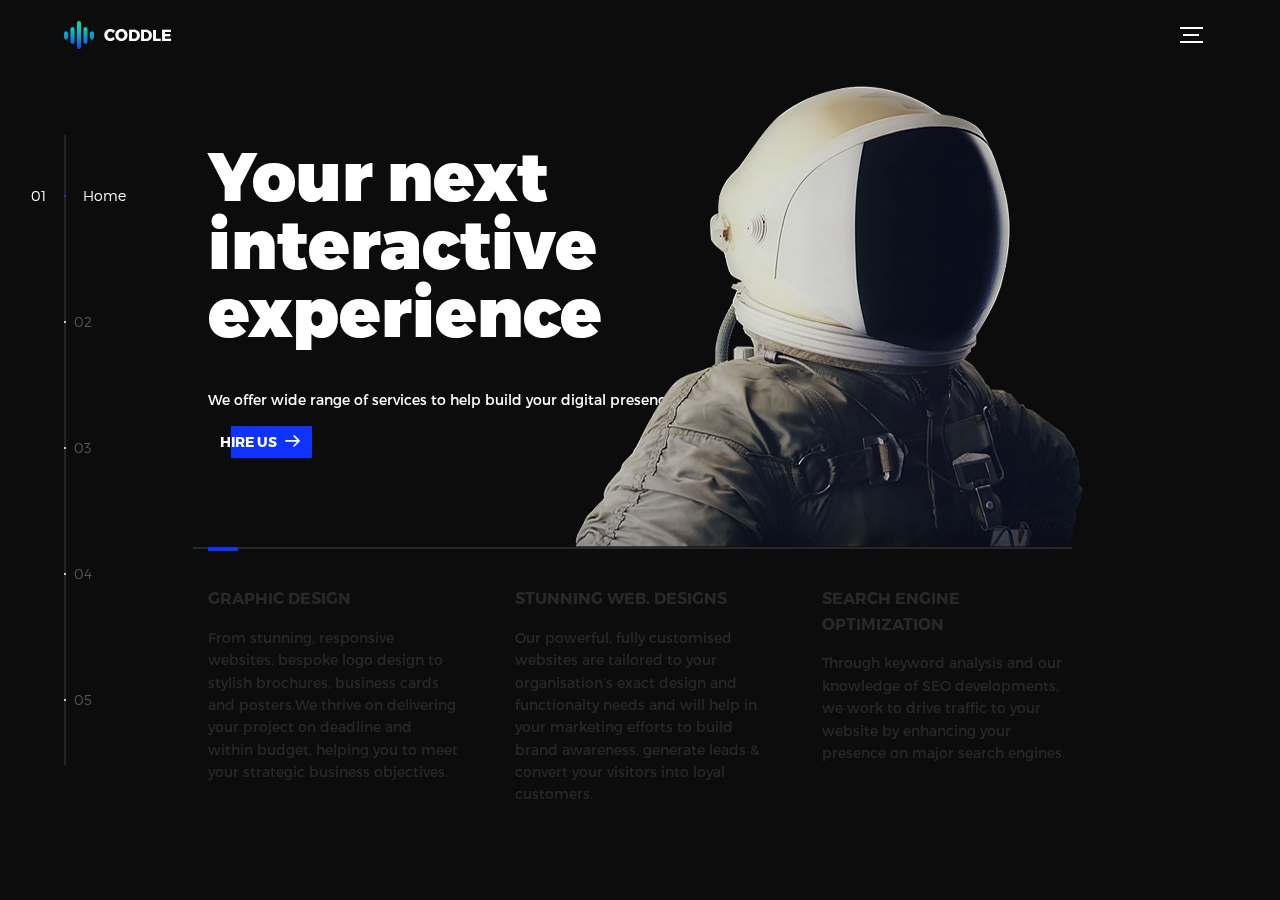
<file: index.html>
<!DOCTYPE html>
<html lang="en">
<head>
  <title>Coddle</title>
  <meta charset="utf-8">
  <meta name="viewport" content="width=device-width, initial-scale=1">
  <meta http-equiv="X-UA-Compatible" content="IE=edge">
  <meta name="description" content="HTML5 website">
  <meta name="keywords" content="global, portfolio, html, sass, jquery">
  
  <link rel="stylesheet" href="assets/css/main.css">
  <link rel="icon" type="image/x-icon" href="assets/img/logo.png">
</head>
<body>
<!-- notification for small viewports and landscape oriented smartphones -->
<div class="device-notification">
  <a class="device-notification--logo" href="https://coddle.42web.io">
    <img src="assets/img/logo.png" alt="Coddle">
    <p>Coddle</p>
  </a>
  <p class="device-notification--message">Our dev Kalp has so much to offer that we must request you orient your device to portrait or find a larger screen. You won't be disappointed.</p>
</div>

<div class="perspective effect-rotate-left">
  <div class="container"><div class="outer-nav--return"></div>
    <div id="viewport" class="l-viewport">
      <div class="l-wrapper">
        <header class="header">
          <a class="header--logo" href="https://coddle.42web.io">
            <img src="assets/img/logo.png" alt="Coddle">
            <p>Coddle</p>
          </a>
          <button class="header--cta cta">Hire Us</button>
          <div class="header--nav-toggle">
            <span></span>
          </div>
        </header>
        <nav class="l-side-nav">
          <ul class="side-nav">
            <li class="is-active"><span>Home</span></li>
            <li><span>Team</span></li>
            <li><span>About</span></li>
            <li><span>Contact</span></li>
            <li><span>Hire Us</span></li>
            <!-- To add itmens to nav bar -->
           <!-- <li><span>Map</span></li>
            <li><span>FAQ</span></li> -->
          </ul>
        </nav>
        <ul class="l-main-content main-content">
          <li class="l-section section section--is-active">
            <div class="intro">
              <div class="intro--banner">
                <h1>Your next<br>interactive<br>experience</h1>
                <p>We offer wide range of services to help build your digital presence.</p>
                <button class="cta">Hire Us
                  <svg version="1.1" id="Layer_1" xmlns="http://www.w3.org/2000/svg" xmlns:xlink="http://www.w3.org/1999/xlink" x="0px" y="0px" viewBox="0 0 150 118" style="enable-background:new 0 0 150 118;" xml:space="preserve">
                  <g transform="translate(0.000000,118.000000) scale(0.100000,-0.100000)">
                    <path d="M870,1167c-34-17-55-57-46-90c3-15,81-100,194-211l187-185l-565-1c-431,0-571-3-590-13c-55-28-64-94-18-137c21-20,33-20,597-20h575l-192-193C800,103,794,94,849,39c20-20,39-29,61-29c28,0,63,30,298,262c147,144,272,271,279,282c30,51,23,60-219,304C947,1180,926,1196,870,1167z"/>
                  </g>
                  </svg>
                  <span class="btn-background"></span>
                </button>
                <img src="assets/img/introduction-visual.png" alt="Welcome">
              </div>
              <div class="intro--options">
                <a href="#0" target="_blank">
                  <h3><strong>Graphic Design</strong></h3>
                  <p>From stunning, responsive websites, bespoke logo design to stylish brochures, business cards and posters.We thrive on delivering your project on deadline and within budget, helping you to meet your strategic business objectives.</p>
                  
                </a>
                <a href="#0" target="_blank">
                 <h3><strong>Stunning Web. Designs</strong></h3>
                  <p>Our powerful, fully customised websites are tailored to your organisation’s exact design and functionalty needs and will help in your marketing efforts to build brand awareness, generate leads & convert your visitors into loyal customers.</p>
                  
                </a>
                <a href="#0" target="_blank">
                  <h3><strong>Search Engine Optimization</strong></h3>
                  <p>Through keyword analysis and our knowledge of SEO developments, we work to drive traffic to your website by enhancing your presence on major search engines.</p>
                  
                </a>
              </div>
            </div>
          </li>
          <li class="l-section section">
            <div class="work">
              <h2>Team</h2>
              <div class="work--lockup">
                <ul class="slider">
                  <li class="slider--item slider--item-left">
                    <a href="https://www.linkedin.com/in/aaryamaan-champaneria-2a6585288/" target="_blank">
                      <div class="slider--item-image">
                        <img src="assets/img/arpro.gif" alt="Aaryamaan">
                      </div>
                      <p class="slider--item-title">Aaryamaan</p>
                      <p class="slider--item-description">GFX Artist</p>
                    </a>
                  </li>
                  <li class="slider--item slider--item-right">
                    <a href="https://www.linkedin.com/in/kalp-veer-953092201/" target="_blank">
                      <div class="slider--item-image">
                        <img src="assets/img/Kalp.jpeg" alt="Kalp">
                      </div>
                      <p class="slider--item-title">Kalp</p>
                      <p class="slider--item-description">Cyber Security enthusiast and front end dev.</p>
                    </a>
                  </li>
                  <li class="slider--item slider--item-center">
                    <a href="https://www.linkedin.com/in/priyanshu-bhati-908599273/" target="_blank">
                      <div class="slider--item-image">
                        <img src="assets/img/priyanshu.jpeg" alt="Priyanshu">
                      </div>
                      <p class="slider--item-title">Priyanshu</p>
                      <p class="slider--item-description">Artificial intelligence enthusiast and front end dev.</p>
                    </a>
                  </li>
                  <!--
                   <li class="slider--item slider--item-right">
                    <a href="#0" target="_blank">
                      <div class="slider--item-image">
                        <img src="assets/img/profile.png" alt="tbd">
                      </div>
                      <p class="slider--item-title">TBD</p>
                      <p class="slider--item-description">To be declared</p>
                    </a>
                  </li>
                  <li class="slider--item slider--item-right">
                    <a href="#0" target="_blank">
                      <div class="slider--item-image">
                        <img src="assets/img/profile.png" alt="tbd">
                      </div>
                      <p class="slider--item-title">TBD-2</p>
                      <p class="slider--item-description">To be declared</p>
                    </a>
                  </li>
                  <li class="slider--item slider--item-right">
                    <a href="#0" target="_blank">
                      <div class="slider--item-image">
                        <img src="assets/img/profile.png" alt="tbd">
                      </div>
                      <p class="slider--item-title">TBD-3</p>
                      <p class="slider--item-description">To be declared</p>
                    </a>
                  </li> -->
                </ul>
                <div class="slider--prev">
                  <svg version="1.1" id="Layer_1" xmlns="http://www.w3.org/2000/svg" xmlns:xlink="http://www.w3.org/1999/xlink" x="0px" y="0px"
                  viewBox="0 0 150 118" style="enable-background:new 0 0 150 118;" xml:space="preserve">
                  <g transform="translate(0.000000,118.000000) scale(0.100000,-0.100000)">
                    <path d="M561,1169C525,1155,10,640,3,612c-3-13,1-36,8-52c8-15,134-145,281-289C527,41,562,10,590,10c22,0,41,9,61,29
                    c55,55,49,64-163,278L296,510h575c564,0,576,0,597,20c46,43,37,109-18,137c-19,10-159,13-590,13l-565,1l182,180
                    c101,99,187,188,193,199c16,30,12,57-12,84C631,1174,595,1183,561,1169z"/>
                  </g>
                  </svg>
                </div>
                <div class="slider--next">
                  <svg version="1.1" id="Layer_1" xmlns="http://www.w3.org/2000/svg" xmlns:xlink="http://www.w3.org/1999/xlink" x="0px" y="0px" viewBox="0 0 150 118" style="enable-background:new 0 0 150 118;" xml:space="preserve">
                  <g transform="translate(0.000000,118.000000) scale(0.100000,-0.100000)">
                    <path d="M870,1167c-34-17-55-57-46-90c3-15,81-100,194-211l187-185l-565-1c-431,0-571-3-590-13c-55-28-64-94-18-137c21-20,33-20,597-20h575l-192-193C800,103,794,94,849,39c20-20,39-29,61-29c28,0,63,30,298,262c147,144,272,271,279,282c30,51,23,60-219,304C947,1180,926,1196,870,1167z"/>
                  </g>
                  </svg>
                </div>
              </div>
            </div>
          </li>
          <li class="l-section section">
            <div class="about">
              <div class="about--banner">
                <h2>We<br>believe in<br>passionate<br>people</h2>
                <a href="#0">Career
                  <span>
                    <svg version="1.1" id="Layer_1" xmlns="http://www.w3.org/2000/svg" xmlns:xlink="http://www.w3.org/1999/xlink" x="0px" y="0px" viewBox="0 0 150 118" style="enable-background:new 0 0 150 118;" xml:space="preserve">
                    <g transform="translate(0.000000,118.000000) scale(0.100000,-0.100000)">
                      <path d="M870,1167c-34-17-55-57-46-90c3-15,81-100,194-211l187-185l-565-1c-431,0-571-3-590-13c-55-28-64-94-18-137c21-20,33-20,597-20h575l-192-193C800,103,794,94,849,39c20-20,39-29,61-29c28,0,63,30,298,262c147,144,272,271,279,282c30,51,23,60-219,304C947,1180,926,1196,870,1167z"/>
                    </g>
                    </svg>
                  </span>
                </a>
                <img src="assets/img/about-visual.png" alt="About Us">
              </div>
              <p>Welcome to Coddle, where creativity meets functionality! At Coddle, we are passionate about transforming your digital presence through cutting-edge web design solutions. With a team of skilled and innovative designers, we embark on a journey to craft visually stunning websites that not only captivate your audience but also elevate your brand.</p>
              <!--
              <div class="about--options">
                <a href="#0">
                  <h3>Content-1</h3>
                </a>
                <a href="#0">
                  <h3>Content-2</h3>
                </a>
                <a href="#0">
                  <h3>Content-3</h3>
                </a>
              </div> -->
            </div>
          </li>
          <li class="l-section section">
            <div class="contact">
              <div class="contact--lockup">
                <div class="modal">
                  <div class="modal--information">
                    <p>C/604 Samanvay Saphire,B/H BRG Garden,<br> Vemali,Vadodara-391740, Gujarat, India</p>
                    <a href="mailto:business.coddle@gmail.com">business.coddle@gmail.com</a>
                    <a href="tel:+91 96628 57778">+91 96628 57778</a>
                  </div>
                  <ul class="modal--options">
                    <li><a href="https://maps.app.goo.gl/5tWnn2shnhGqbzkJ9">Maps</a></li>
                    <li><a href="tel:+91 96628 57778">Call</a></li>
                    <li><a href="sociopage.html">Socials...</a></li>
                  </ul>
                </div>
              </div>
            </div>
          </li>
          <li class="l-section section">
            <div class="hire">
              <h2>You want us to do...</h2>
              <!-- form linking to mysql is remaining tbd by kalp -->
              <form class="work-request" id="clientinq-form" action="https://script.google.com/macros/s/AKfycbwTh-SAxsrQaT-_3wgmu1QjkhP5TtDRYBodDwuHUYbqRyIu_53jgc2nD4y0Cl__u_U/exec" method="POST">
                <div class="work-request--options">
                  <span class="options-a">
                    <input id="opt-1" type="checkbox" value="SEO" name="SEO">
                    <label for="opt-1">
                      <svg version="1.1" xmlns="http://www.w3.org/2000/svg" xmlns:xlink="http://www.w3.org/1999/xlink" x="0px" y="0px"
                      viewBox="0 0 150 111" style="enable-background:new 0 0 150 111;" xml:space="preserve">
                        <g transform="translate(0.000000,111.000000) scale(0.100000,-0.100000)">
                          <path d="M950,705L555,310L360,505C253,612,160,700,155,700c-6,0-44-34-85-75l-75-75l278-278L550-5l475,475c261,261,475,480,475,485c0,13-132,145-145,145C1349,1100,1167,922,950,705z"/>
                        </g>
                      </svg>
                      SEO 
                    </label>
              
                    <input id="opt-2" type="checkbox" value="Graphic Design" name="Graphic Design">
                    <label for="opt-2">
                      <svg version="1.1" xmlns="http://www.w3.org/2000/svg" xmlns:xlink="http://www.w3.org/1999/xlink" x="0px" y="0px"
                      viewBox="0 0 150 111" style="enable-background:new 0 0 150 111;" xml:space="preserve">
                        <g transform="translate(0.000000,111.000000) scale(0.100000,-0.100000)">
                          <path d="M950,705L555,310L360,505C253,612,160,700,155,700c-6,0-44-34-85-75l-75-75l278-278L550-5l475,475c261,261,475,480,475,485c0,13-132,145-145,145C1349,1100,1167,922,950,705z"/>
                        </g>
                      </svg>
                      Graphic Design
                    </label>
              
                    <input id="opt-3" type="checkbox" value="Pixel Art" name="Pixel Art">
                    <label for="opt-3">
                      <svg version="1.1" xmlns="http://www.w3.org/2000/svg" xmlns:xlink="http://www.w3.org/1999/xlink" x="0px" y="0px"
                      viewBox="0 0 150 111" style="enable-background:new 0 0 150 111;" xml:space="preserve">
                        <g transform="translate(0.000000,111.000000) scale(0.100000,-0.100000)">
                          <path d="M950,705L555,310L360,505C253,612,160,700,155,700c-6,0-44-34-85-75l-75-75l278-278L550-5l475,475c261,261,475,480,475,485c0,13-132,145-145,145C1349,1100,1167,922,950,705z"/>
                        </g>
                      </svg>
                      Pixel Art
                    </label>
                  </span>
              
                  <span class="options-b">
                    <input id="opt-4" type="checkbox" value="Revamp Website" name="Revamp Website">
                    <label for="opt-4">
                      <svg version="1.1" xmlns="http://www.w3.org/2000/svg" xmlns:xlink="http://www.w3.org/1999/xlink" x="0px" y="0px"
                      viewBox="0 0 150 111" style="enable-background:new 0 0 150 111;" xml:space="preserve">
                        <g transform="translate(0.000000,111.000000) scale(0.100000,-0.100000)">
                          <path d="M950,705L555,310L360,505C253,612,160,700,155,700c-6,0-44-34-85-75l-75-75l278-278L550-5l475,475c261,261,475,480,475,485c0,13-132,145-145,145C1349,1100,1167,922,950,705z"/>
                        </g>
                      </svg>
                      Revamp Website
                    </label>
              
                    <input id="opt-5" type="checkbox" value="Web Design" name="Web Design">
                    <label for="opt-5">
                      <svg version="1.1" xmlns="http://www.w3.org/2000/svg" xmlns:xlink="http://www.w3.org/1999/xlink" x="0px" y="0px"
                      viewBox="0 0 150 111" style="enable-background:new 0 0 150 111;" xml:space="preserve">
                        <g transform="translate(0.000000,111.000000) scale(0.100000,-0.100000)">
                          <path d="M950,705L555,310L360,505C253,612,160,700,155,700c-6,0-44-34-85-75l-75-75l278-278L550-5l475,475c261,261,475,480,475,485c0,13-132,145-145,145C1349,1100,1167,922,950,705z"/>
                        </g>
                      </svg>
                      Web Design
                    </label>
              
                    <input id="opt-6" type="checkbox" value="UI/UX" name="UI/UX">
                    <label for="opt-6">
                      <svg version="1.1" xmlns="http://www.w3.org/2000/svg" xmlns:xlink="http://www.w3.org/1999/xlink" x="0px" y="0px"
                      viewBox="0 0 150 111" style="enable-background:new 0 0 150 111;" xml:space="preserve">
                        <g transform="translate(0.000000,111.000000) scale(0.100000,-0.100000)">
                          <path d="M950,705L555,310L360,505C253,612,160,700,155,700c-6,0-44-34-85-75l-75-75l278-278L550-5l475,475c261,261,475,480,475,485c0,13-132,145-145,145C1349,1100,1167,922,950,705z"/>
                        </g>
                      </svg>
                      UI/UX
                    </label>
                  </span>
                </div>
              
                <div class="work-request--information">
                  <div class="information-name">
                    <input id="name" type="text" spellcheck="false" name="Name" required>
                    <label for="name">Name</label>
                  </div>
                  <div class="information-email">
                    <input id="email" type="email" spellcheck="false" name="email" required>
                    <label for="email">Email</label>
                  </div>
                </div>
              
                <input type="submit" value="Send Request"><br>
                <p class="info-copyright">
                  © 2024 Coddle. All rights reserved.</p>
                  <p class="info-credits">Made with ❤️ by <strong>Team Coddle.</strong></p>
              </form>
              
              <script>
                document.getElementById('clientinq-form').onsubmit = function() {
                  setTimeout(function() {
                    window.location.href = 'thankyou.html'; // Redirect to thankyou.html after submission
                  }, 1000); // Delay to ensure form submission completes
                  return true; // Allow form submission to proceed
                };
              </script>


               
                
                    </g>
                    </svg>
                  </span>
                </a>
                
              </form>
            </div>
          </li>
        </ul>
      </div>
    </div>
  </div>
  <ul class="outer-nav">
    <li class="is-active">Home</li>
    <li>Our Team</li>
    <li>About</li>
    <li>Contact</li>
    <li>Hire us</li>
    
  </ul>
</div>

<script src="https://ajax.googleapis.com/ajax/libs/jquery/2.2.4/jquery.min.js"></script>
<script>window.jQuery || document.write('<script src="assets/js/vendor/jquery-2.2.4.min.js"><\/script>')</script>
<script src="assets/js/functions-min.js"></script>
</body> 
</html>
</file>
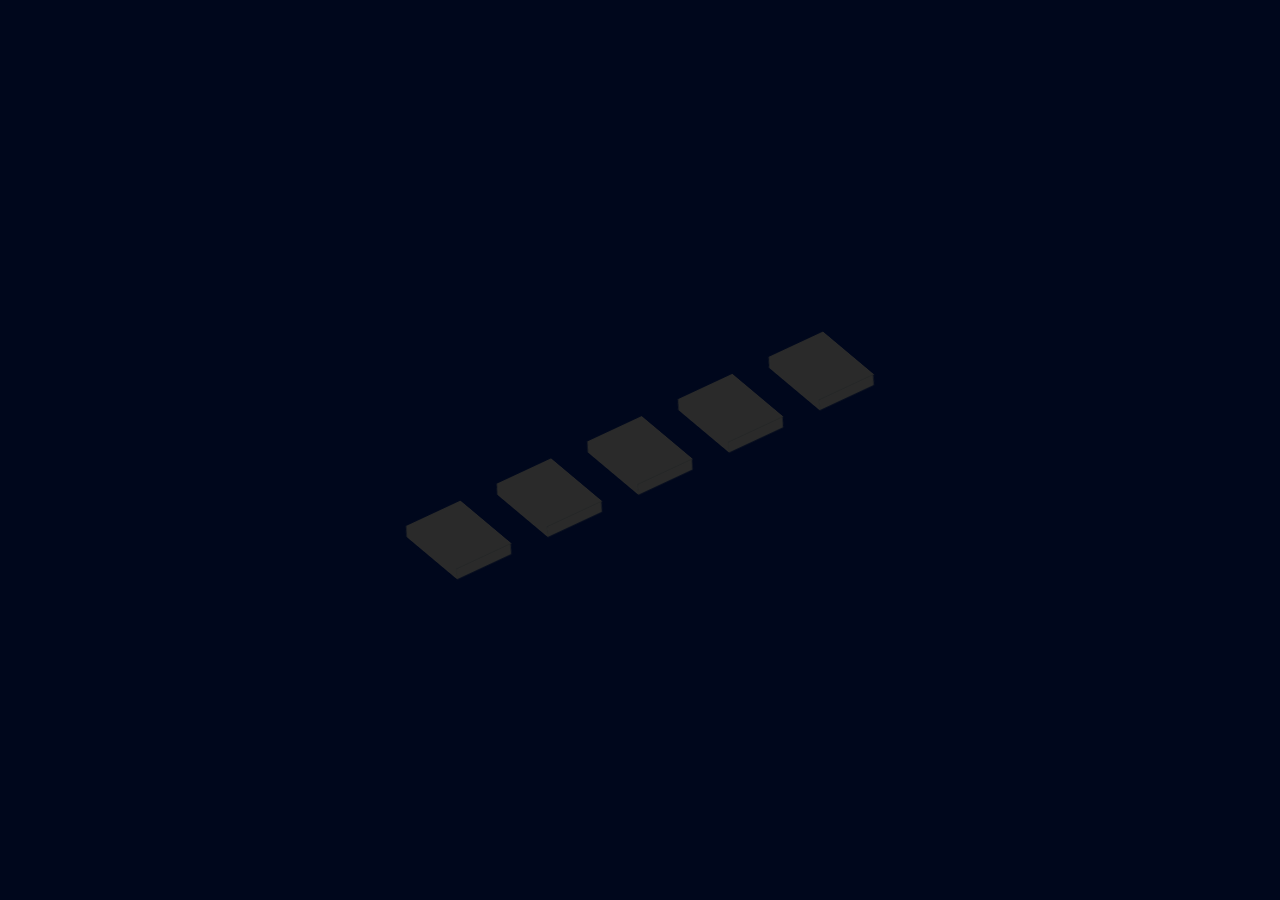
<file: sociopage.html>
<html>
    <head>
        <title>VadaPav</title>
  <meta charset="utf-8">
  <meta name="viewport" content="width=device-width, initial-scale=1">
  <meta http-equiv="X-UA-Compatible" content="IE=edge">
  <meta name="description" content="HTML5 website">
  <meta name="keywords" content="global, portfolio, html, sass, jquery">
  
  <link rel="stylesheet" href="assets/css/main.css">
  <link rel="icon" type="image/x-icon" href="assets/img/logo.png">
        <meta charset="UTF-8">
        <meta name="viewport" content="width=device-width, initial-scale=1.0">
        <link rel="stylesheet" href="https://cdnjs.cloudflare.com/ajax/libs/font-awesome/6.5.1/css/all.min.css" integrity="sha512-DTOQO9RWCH3ppGqcWaEA1BIZOC6xxalwEsw9c2QQeAIftl+Vegovlnee1c9QX4TctnWMn13TZye+giMm8e2LwA==" crossorigin="anonymous" referrerpolicy="no-referrer" />
        <style>
* {
  padding: 0px;
  margin: 0px;
}
body{
  display: flex;
  align-items: center;
  justify-content: center;
  min-height: 100vh;
  background: #00071C;
}
 ul {
   position: relative;
   display: flex;
   transform: rotate(-25deg) skew(25deg);
   transform-style: preserve-3d;
}
ul li {
  position: relative;
  list-style: none;
  width: 60px;
  height: 60px;
  margin: 0px 20px;
}
ul li:before{
  content: '';
  position: absolute;
  bottom: -10px;
  left: -5px;
  width: 100%;
  height: 10px;
  background: #2a2a2a;
  trnasform-origin: top;
  transform: skewX(-41deg);
}
ul li:after{
  content: '';
  position: absolute;
  top:5px;
  left: -9px;
  width: 9px;
  height: 100%;
  background: #2a2a2a;
  trnasform-origin: right;
  transform: skewY(-49deg);
}
ul li span{
  position: absolute;
  top: 0;
  lef: 0;
  width: 100%;
  height: 100%;
  display: flex !important;
  background: #2a2a2a;
  justify-content: center;
  align-items: center;
  color: #fff;
  font-size: 30px !important;
  transition: 1.5s ease-out;
}
ul li:hover span {
  z-index: 1000;
  transition: .3s;
  color: #fff;
  box-shadw: -1px 1px 1px rgba(0, 0, 0, .5);
}
ul li:hover span:nth-child(5){
  transform: translate(40px, -40px);
  opacity: 1;
}
ul li:hover span:nth-child(4){
  transform: translate(30px, -30px);
  opacity: .8;
}
ul li:hover span:nth-child(3){
  transform: translate(20px, -20px);
  opacity: .6;
}
ul li:hover span:nth-child(2){
  transform: translate(10px, -10px);
  opacity: .4;
}ul li:hover span:nth-child(1){
  transform: translate(0px, 0px);
  opacity: .2;
}
ul li:nth-child(1):hover span{
  background: #52E19F !important;
}
ul li:nth-child(2):hover span{
  background: #2C3456 !important;
}
ul li:nth-child(3):hover span{
  background: #EA6E96 !important;
}
ul li:nth-child(4):hover span{
  background: #FCEB00 !important;
}
</style>        
        <title> Vadapav Social Page </title>
    </head>
    <body>
        <div>
          <ul> 
            <li>
              <a href="#">
                <span></span>
                <span></span>
                <span></span>
                <span></span>
                <span class="fa-brands fa-facebook"></span>
              </a> 
            </li>
            <li>
              <a href="#">
                <span></span>
                <span></span>
                <span></span>
                <span></span>
                <span class="fa-brands fa-x-twitter"></span>
              </a> 
            </li>
            <li>
              <a href="#">
                <span></span>
                <span></span>
                <span></span>
                <span></span>
                <span class="fa-brands fa-instagram"></span>
              </a> 
            </li>
            <li>
              <a href="#">
                <span></span>
                <span></span>
                <span></span>
                <span></span>
                <span class="fa-brands fa-linkedin"></span>
              </a> 
            </li>
            <li>
              <a href="https://vada-pav.42web.io/">
                <span></span>
                <span></span>
                <span></span>
                <span></span>
                <span class="fa fa-home" aria-hidden="true"></span>
              </a> 
            </li>
          </ul>  
        </div>
        <br>
</html>
</file>
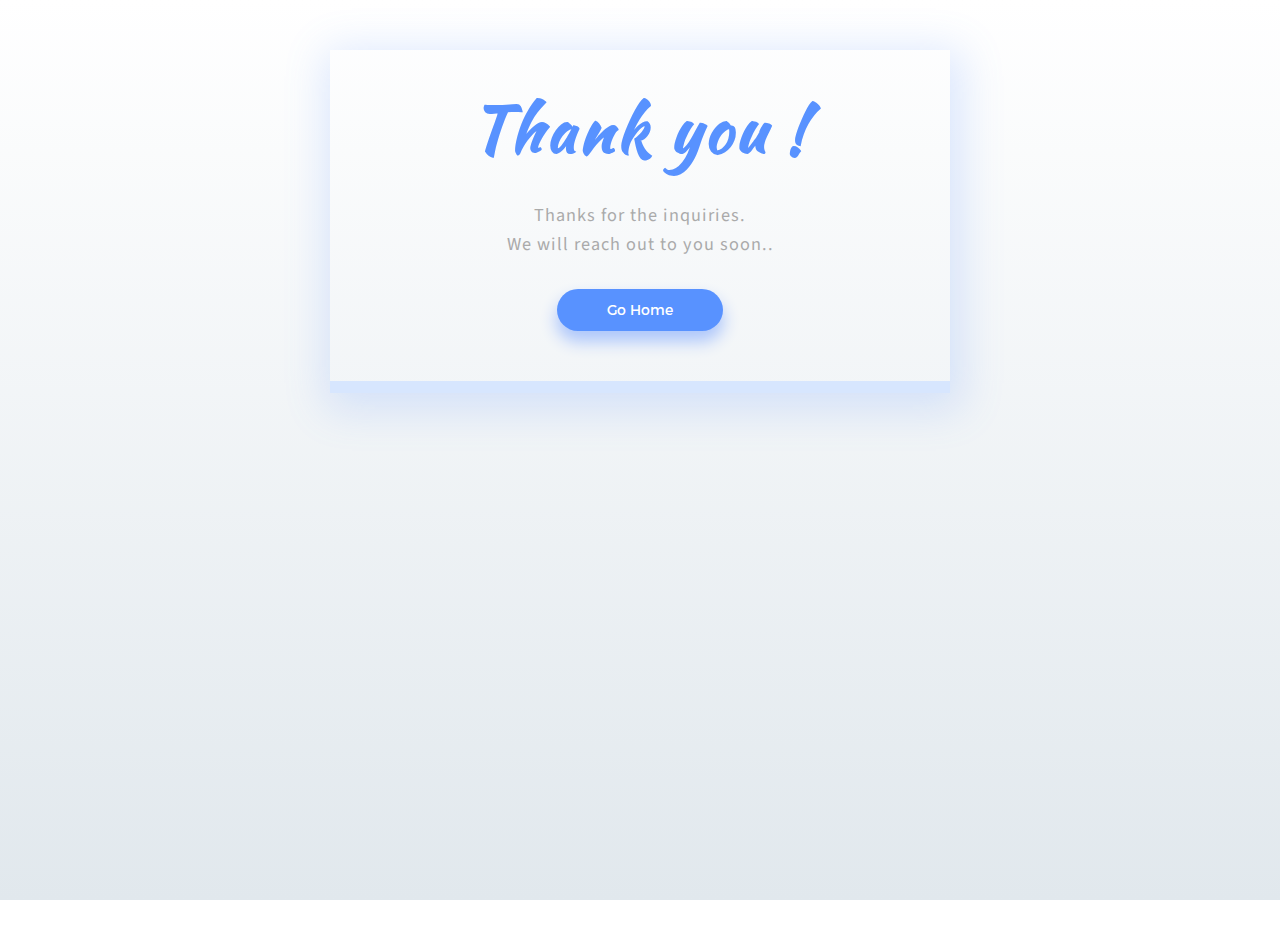
<file: thankyou.html>
<html>
    <head>
        <title>Coddle</title>
        <meta charset="utf-8">
        <meta name="viewport" content="width=device-width, initial-scale=1">
        <meta http-equiv="X-UA-Compatible" content="IE=edge">
        <meta name="description" content="HTML5 website">
        <meta name="keywords" content="global, portfolio, html, sass, jquery">
        
        <link rel="stylesheet" href="assets/css/main.css">
        <link rel="icon" type="image/x-icon" href="assets/img/logo.png">
        <style>
            *{
  box-sizing:border-box;
 /* outline:1px solid ;*/
}
body{
background: #ffffff;
background: linear-gradient(to bottom, #ffffff 0%,#e1e8ed 100%);
filter: progid:DXImageTransform.Microsoft.gradient( startColorstr='#ffffff', endColorstr='#e1e8ed',GradientType=0 );
    height: 100%;
        margin: 0;
        background-repeat: no-repeat;
        background-attachment: fixed;
  
}

.wrapper-1{
  width:100%;
  height:100vh;
  display: flex;
flex-direction: column;
}
.wrapper-2{
  padding :30px;
  text-align:center;
}
h1{
    font-family: 'Kaushan Script', cursive;
  font-size:4em;
  letter-spacing:3px;
  color:#5892FF ;
  margin:0;
  margin-bottom:20px;
}
.wrapper-2 p{
  margin:0;
  font-size:1.3em;
  color:#aaa;
  font-family: 'Source Sans Pro', sans-serif;
  letter-spacing:1px;
}
.go-home{
  color:#fff;
  background:#5892FF;
  border:none;
  padding:10px 50px;
  margin:30px 0;
  border-radius:30px;
  text-transform:capitalize;
  box-shadow: 0 10px 16px 1px rgba(174, 199, 251, 1);
}
.footer-like{
  margin-top: auto; 
  background:#D7E6FE;
  padding:6px;
  text-align:center;
}
.footer-like p{
  margin:0;
  padding:4px;
  color:#5892FF;
  font-family: 'Source Sans Pro', sans-serif;
  letter-spacing:1px;
}
.footer-like p a{
  text-decoration:none;
  color:#5892FF;
  font-weight:600;
}

@media (min-width:360px){
  h1{
    font-size:4.5em;
  }
  .go-home{
    margin-bottom:20px;
  }
}

@media (min-width:600px){
  .content{
  max-width:1000px;
  margin:0 auto;
}
  .wrapper-1{
  height: initial;
  max-width:620px;
  margin:0 auto;
  margin-top:50px;
  box-shadow: 4px 8px 40px 8px rgba(88, 146, 255, 0.2);
}
  
}
        </style>
      </head>
    <body>
        <div class=content>
            <div class="wrapper-1">
              <div class="wrapper-2">
                <h1>Thank you !</h1>
                <p>Thanks for the inquiries.  </p>
                <p>We will reach out to you soon..  </p>
                <a href="index.html"><button class="go-home">
                go home
                </button></a>
              </div>
              <div class="footer-like">
              </div>
          </div>
          </div>
          
          
          
          <link href="https://fonts.googleapis.com/css?family=Kaushan+Script|Source+Sans+Pro" rel="stylesheet">
    </body>
</html>
</file>
<file: assets/css/main.css>
@font-face{font-family:'Montserrat';src:url("fonts/Montserrat-Black.eot");src:local("☺"),url("fonts/Montserrat-Black.woff") format("woff"),url("fonts/Montserrat-Black.ttf") format("truetype"),url("fonts/Montserrat-Black.svg") format("svg");font-weight:900;font-style:normal}@font-face{font-family:'Montserrat';src:url("fonts/Montserrat-Bold.eot");src:local("☺"),url("fonts/Montserrat-Bold.woff") format("woff"),url("fonts/Montserrat-Bold.ttf") format("truetype"),url("fonts/Montserrat-Bold.svg") format("svg");font-weight:700;font-style:normal}@font-face{font-family:'Montserrat';src:url("fonts/Montserrat-Regular.eot");src:local("☺"),url("fonts/Montserrat-Regular.woff") format("woff"),url("fonts/Montserrat-Regular.ttf") format("truetype"),url("fonts/Montserrat-Regular.svg") format("svg");font-weight:400;font-style:normal}@font-face{font-family:'Montserrat';src:url("fonts/Montserrat-Light.eot");src:local("☺"),url("fonts/Montserrat-Light.woff") format("woff"),url("fonts/Montserrat-Light.ttf") format("truetype"),url("fonts/Montserrat-Light.svg") format("svg");font-weight:300;font-style:normal}/*! normalize.css v3.0.2 | MIT License | git.io/normalize */html{font-family:sans-serif;-ms-text-size-adjust:100%;-webkit-text-size-adjust:100%}body{margin:0}article,aside,details,figcaption,figure,footer,header,hgroup,main,menu,nav,section,summary{display:block}audio,canvas,progress,video{display:inline-block;vertical-align:baseline}audio:not([controls]){display:none;height:0}[hidden],template{display:none}a{background-color:transparent}a:active,a:hover{outline:0}abbr[title]{border-bottom:1px dotted}b,strong{font-weight:bold}dfn{font-style:italic}h1{font-size:2em;margin:0.67em 0}mark{background:#ff0;color:#000}small{font-size:80%}sub,sup{font-size:75%;line-height:0;position:relative;vertical-align:baseline}sup{top:-0.5em}sub{bottom:-0.25em}img{border:0}svg:not(:root){overflow:hidden}figure{margin:1em 40px}hr{box-sizing:content-box;height:0}pre{overflow:auto}code,kbd,pre,samp{font-family:monospace, monospace;font-size:1em}button,input,optgroup,select,textarea{color:inherit;font:inherit;margin:0}button{overflow:visible}button,select{text-transform:none}button,html input[type="button"],input[type="reset"],input[type="submit"]{-webkit-appearance:button;cursor:pointer}button[disabled],html input[disabled]{cursor:default}button::-moz-focus-inner,input::-moz-focus-inner{border:0;padding:0}input{line-height:normal}input[type="checkbox"],input[type="radio"]{box-sizing:border-box;padding:0}input[type="number"]::-webkit-inner-spin-button,input[type="number"]::-webkit-outer-spin-button{height:auto}input[type="search"]{-webkit-appearance:textfield;box-sizing:content-box}input[type="search"]::-webkit-search-cancel-button,input[type="search"]::-webkit-search-decoration{-webkit-appearance:none}fieldset{border:1px solid #c0c0c0;margin:0 2px;padding:0.35em 0.625em 0.75em}legend{border:0;padding:0}textarea{overflow:auto}optgroup{font-weight:bold}table{border-collapse:collapse;border-spacing:0}td,th{padding:0}::-moz-selection{background:#FFF498}::selection{background:#FFF498}::-moz-selection{background:#FFF498}img::-moz-selection{background:transparent}img::selection{background:transparent}img::-moz-selection{background:transparent}body{-webkit-tap-highlight-color:#FFF498}body{background-color:#0c0c0c;font-size:14px;line-height:1.6;font-family:"Montserrat",sans-serif;color:#fff;-webkit-font-smoothing:antialiased;-webkit-text-size-adjust:100%}.l-viewport{position:relative;width:100%;height:100vh;box-shadow:0 0 45px 5px rgba(0,0,0,0.85);overflow:hidden}.l-wrapper{position:relative;width:1440px;max-width:90%;height:100%;margin:0 auto}.l-side-nav{position:absolute;left:0;display:-webkit-box;display:-webkit-flex;display:-ms-flexbox;display:flex;height:100%;-webkit-box-align:center;-webkit-align-items:center;-ms-flex-align:center;align-items:center}.l-side-nav::before{content:"";position:absolute;top:50%;left:0;-webkit-transform:translateY(-50%);transform:translateY(-50%);width:2px;height:70%;max-height:750px;background-color:#555;opacity:.35;z-index:10}@media (max-width: 1180px){.l-side-nav{display:none}}.l-main-content{position:relative;width:100%;height:100%;margin:0;padding:0;list-style:none}.l-section{position:absolute;width:100%;height:100%}.device-notification{display:none;position:fixed;top:0;left:0;width:100%;height:100%;-webkit-box-orient:vertical;-webkit-box-direction:normal;-webkit-flex-direction:column;-ms-flex-direction:column;flex-direction:column;-webkit-box-align:center;-webkit-align-items:center;-ms-flex-align:center;-ms-grid-row-align:center;align-items:center;-webkit-box-pack:center;-webkit-justify-content:center;-ms-flex-pack:center;justify-content:center;background-color:#0c0c0c;z-index:12}.device-notification--logo{display:-webkit-box;display:-webkit-flex;display:-ms-flexbox;display:flex;-webkit-box-align:center;-webkit-align-items:center;-ms-flex-align:center;align-items:center;text-decoration:none;color:#fff}.device-notification--logo p{margin:0 0 0 10px;font-size:16px;font-weight:700;text-transform:uppercase}.device-notification--message{width:70%;margin:30px 0 0 0;font-weight:700;text-align:center}@media (max-width: 767px) and (min-width: 601px) and (max-height: 680px){.device-notification{display:-webkit-box;display:-webkit-flex;display:-ms-flexbox;display:flex}}@media (max-width: 600px) and (min-width: 480px) and (max-height: 580px){.device-notification{display:-webkit-box;display:-webkit-flex;display:-ms-flexbox;display:flex}}@media (max-width: 736px) and (min-width: 360px) and (orientation: landscape){.device-notification{display:-webkit-box;display:-webkit-flex;display:-ms-flexbox;display:flex}}@media(max-width: 359px){.device-notification{display:-webkit-box;display:-webkit-flex;display:-ms-flexbox;display:flex}}.section{opacity:0;visibility:hidden;-webkit-transition:opacity .4s ease-in-out,visibility 0s .4s;transition:opacity .4s ease-in-out,visibility 0s .4s}.section--is-active{opacity:1;visibility:visible;z-index:1;-webkit-transition:opacity .4s ease-in-out .4s;transition:opacity .4s ease-in-out .4s}.section--next{-webkit-transform:translateY(-45px);transform:translateY(-45px);-webkit-transition:-webkit-transform .4s ease-in-out;transition:-webkit-transform .4s ease-in-out;transition:transform .4s ease-in-out;transition:transform .4s ease-in-out, -webkit-transform .4s ease-in-out}.section--prev{-webkit-transform:translateY(45px);transform:translateY(45px);-webkit-transition:-webkit-transform .4s ease-in-out;transition:-webkit-transform .4s ease-in-out;transition:transform .4s ease-in-out;transition:transform .4s ease-in-out, -webkit-transform .4s ease-in-out}.header{position:absolute;top:0;left:0;display:-webkit-box;display:-webkit-flex;display:-ms-flexbox;display:flex;width:100%;height:70px;-webkit-box-align:center;-webkit-align-items:center;-ms-flex-align:center;align-items:center;-webkit-box-pack:justify;-webkit-justify-content:space-between;-ms-flex-pack:justify;justify-content:space-between;z-index:10}.header--logo{display:-webkit-box;display:-webkit-flex;display:-ms-flexbox;display:flex;-webkit-box-align:center;-webkit-align-items:center;-ms-flex-align:center;align-items:center;text-decoration:none;color:#fff}.header--logo p{margin:0 0 0 10px;font-size:16px;font-weight:700;text-transform:uppercase}.header--nav-toggle{display:-webkit-box;display:-webkit-flex;display:-ms-flexbox;display:flex;width:50px;height:50px;-webkit-box-orient:vertical;-webkit-box-direction:normal;-webkit-flex-direction:column;-ms-flex-direction:column;flex-direction:column;-webkit-box-align:center;-webkit-align-items:center;-ms-flex-align:center;align-items:center;-webkit-box-pack:center;-webkit-justify-content:center;-ms-flex-pack:center;justify-content:center;cursor:pointer}.header--nav-toggle span,.header--nav-toggle::before,.header--nav-toggle::after{content:"";position:relative;width:16px;height:2px;background-color:#fff}.header--nav-toggle::before{bottom:5px;width:23px}.header--nav-toggle::after{top:5px;width:23px}.header--cta{position:absolute;top:50%;left:50%;-webkit-transform:translate(-50%, -50%);transform:translate(-50%, -50%);padding:0 20px;line-height:30px;text-decoration:none;color:#fff;font-weight:700;text-transform:uppercase;background-color:#0f33ff;border:none;opacity:0;visibility:hidden;-webkit-transition:opacity .4s ease-in-out,visibility 0s .4s;transition:opacity .4s ease-in-out,visibility 0s .4s}.header--cta:focus{outline:none}.header--cta.is-active{opacity:1;visibility:visible;-webkit-transition:opacity .4s ease-in-out .4s;transition:opacity .4s ease-in-out .4s}@media (max-width: 767px){.header--cta{display:none}}.side-nav{position:relative;display:-webkit-box;display:-webkit-flex;display:-ms-flexbox;display:flex;width:100px;height:70%;max-height:750px;-webkit-box-orient:vertical;-webkit-box-direction:normal;-webkit-flex-direction:column;-ms-flex-direction:column;flex-direction:column;-webkit-justify-content:space-around;-ms-flex-pack:distribute;justify-content:space-around;margin:0;padding:0;list-style-position:inside;z-index:10}.side-nav>li{position:relative;top:-5px;color:#fff;font-size:6px;cursor:pointer}.side-nav>li span{position:relative;top:3px;left:10px;color:#fff;font-size:14px;font-weight:300;opacity:0;visibility:hidden}.side-nav>li::before{position:absolute;top:3px;left:10px;color:#555;font-size:14px;font-weight:300}.side-nav li:nth-child(1)::before{content:"01"}.side-nav li:nth-child(2)::before{content:"02"}.side-nav li:nth-child(3)::before{content:"03"}.side-nav li:nth-child(4)::before{content:"04"}.side-nav li:nth-child(5)::before{content:"05"}.side-nav li.is-active{color:#0f33ff;-webkit-transition:color .4s ease-in-out;transition:color .4s ease-in-out}.side-nav li.is-active span{opacity:1;visibility:visible;-webkit-transition:opacity .4s ease-in-out;transition:opacity .4s ease-in-out}.side-nav li.is-active::before{left:-33px;color:#fff}.intro{position:relative;display:-webkit-box;display:-webkit-flex;display:-ms-flexbox;display:flex;width:900px;max-width:75%;height:100%;-webkit-box-orient:vertical;-webkit-box-direction:normal;-webkit-flex-direction:column;-ms-flex-direction:column;flex-direction:column;-webkit-box-pack:center;-webkit-justify-content:center;-ms-flex-pack:center;justify-content:center;margin:0 auto}@media (max-width: 1180px){.intro{max-width:100%}}.intro--banner{position:relative;height:475px}.intro--banner::before{content:"";position:absolute;bottom:20px;left:-15px;right:0;height:2px;background-color:#282828}.intro--banner::after{content:"";position:absolute;bottom:18px;left:0;width:30px;height:4px;background-color:#0f33ff}.intro--banner h1{position:relative;font-size:68px;font-weight:900;line-height:1;z-index:1}.intro--banner button{position:relative;padding:5px 17px 5px 12px;font-weight:700;text-transform:uppercase;background-color:transparent;border:none}.intro--banner button .btn-background{position:absolute;top:0;left:23px;right:0;height:100%;background-color:#0f33ff;z-index:-1;-webkit-transition:left .2s ease-in-out;transition:left .2s ease-in-out}.intro--banner button:hover .btn-background{left:0}.intro--banner button:focus{outline:none}.intro--banner button svg{position:relative;left:5px;width:15px;fill:#fff}.intro--banner img{position:absolute;bottom:21px;right:-12px}.intro--options{display:-webkit-box;display:-webkit-flex;display:-ms-flexbox;display:flex;-webkit-box-pack:justify;-webkit-justify-content:space-between;-ms-flex-pack:justify;justify-content:space-between;margin:0;padding:0;list-style:none}.intro--options>a{max-width:250px;text-decoration:none;color:#282828;-webkit-transition:color .2s ease-in-out;transition:color .2s ease-in-out}.intro--options>a:hover{color:#fff}.intro--options h3{font-size:16px;text-transform:uppercase}.intro--options p{margin-bottom:0}@media (max-width: 900px){.intro--banner{height:380px}.intro--banner h1{font-size:55px}.intro--banner img{width:430px}.intro--options>a{margin-right:30px}.intro--options>a:last-child{margin-right:0}}@media (max-width: 767px){.intro--banner{height:305px}.intro--banner h1{font-size:44px}.intro--banner img{width:330px}.intro--options{display:block}.intro--options>a{display:block;max-width:100%;margin:0 0 30px 0}.intro--options>a:last-child{margin-bottom:0}}@media (max-width: 600px){.intro--banner{height:360px}.intro--banner h1{font-size:55px}.intro--banner img{display:none}}@media (max-width: 600px) and (max-height: 750px){.intro--banner{height:auto}.intro--banner::before,.intro--banner::after{display:none}.intro--banner h1{margin-top:0}.intro--options{display:none}}.work{position:relative;display:-webkit-box;display:-webkit-flex;display:-ms-flexbox;display:flex;width:960px;max-width:80%;height:100%;-webkit-box-orient:vertical;-webkit-box-direction:normal;-webkit-flex-direction:column;-ms-flex-direction:column;flex-direction:column;-webkit-box-pack:center;-webkit-justify-content:center;-ms-flex-pack:center;justify-content:center;margin:0 auto}@media (max-width: 1180px){.work{max-width:100%}}.work h2{margin:0 0 20px 0;font-size:30px;text-align:center}.work--lockup{position:relative}.work--lockup .slider{position:relative;display:-webkit-box;display:-webkit-flex;display:-ms-flexbox;display:flex;width:80%;margin:0 auto;padding:0;list-style:none}.work--lockup .slider--item{position:absolute;display:none;text-align:center}.work--lockup .slider--item a{text-decoration:none;color:#858585}.work--lockup .slider--item-title{margin-top:10px;font-size:12px;font-weight:700;text-transform:uppercase}.work--lockup .slider--item-description{display:none;max-width:250px;margin:0 auto}.work--lockup .slider--item-image{width:150px;height:150px;margin:0 auto;border-radius:50%;overflow:hidden}.work--lockup .slider--item-image img{width:100%}.work--lockup .slider--item-left{top:50%;left:0;-webkit-transform:translateY(-50%);transform:translateY(-50%);display:block}.work--lockup .slider--item-right{top:50%;right:0;-webkit-transform:translateY(-50%);transform:translateY(-50%);display:block}.work--lockup .slider--item-center{position:relative;top:30px;left:50%;-webkit-transform:translateX(-50%);transform:translateX(-50%);display:block}.work--lockup .slider--item-center a{color:#fff}.work--lockup .slider--item-center .slider--item-title{margin-top:25px;font-size:16px}.work--lockup .slider--item-center .slider--item-description{display:block}.work--lockup .slider--item-center .slider--item-image{width:300px;height:300px}.work--lockup .slider--next,.work--lockup .slider--prev{position:absolute;top:160px;display:-webkit-box;display:-webkit-flex;display:-ms-flexbox;display:flex;width:50px;height:50px;-webkit-box-align:center;-webkit-align-items:center;-ms-flex-align:center;align-items:center;-webkit-box-pack:center;-webkit-justify-content:center;-ms-flex-pack:center;justify-content:center;background-color:#282828;border-radius:50%;cursor:pointer}.work--lockup .slider--next svg,.work--lockup .slider--prev svg{width:20px;fill:#fff}.work--lockup .slider--next{right:0}.work--lockup .slider--prev{left:0}@media (max-width: 900px){.work--lockup .slider--item-image{width:120px;height:120px}.work--lockup .slider--item-center .slider--item-image{width:240px;height:240px}.work--lockup .slider--next,.work--lockup .slider--prev{top:130px}}@media (max-width: 767px){.work--lockup .slider{width:75%}.work--lockup .slider--item-image{width:90px;height:90px}.work--lockup .slider--item-center .slider--item-image{width:190px;height:190px}.work--lockup .slider--next,.work--lockup .slider--prev{top:105px}}@media (max-width: 600px){.work--lockup .slider{width:auto}.work--lockup .slider--item-left,.work--lockup .slider--item-right{display:none}}.about{position:relative;display:-webkit-box;display:-webkit-flex;display:-ms-flexbox;display:flex;width:900px;max-width:75%;height:100%;-webkit-box-orient:vertical;-webkit-box-direction:normal;-webkit-flex-direction:column;-ms-flex-direction:column;flex-direction:column;-webkit-box-pack:center;-webkit-justify-content:center;-ms-flex-pack:center;justify-content:center;margin:0 auto}@media (max-width: 1180px){.about{max-width:100%}}.about--banner{position:relative;height:475px}.about--banner::before{content:"";position:absolute;top:20px;left:200px;-webkit-transform:rotate(-25deg);transform:rotate(-25deg);border:5px solid #0f33ff;border-right-color:transparent;border-bottom-color:transparent}.about--banner::after{content:"";position:absolute;top:75px;left:400px;-webkit-transform:rotate(45deg);transform:rotate(45deg);width:10px;height:10px;background-color:#0f33ff}.about--banner h2{position:relative;margin-top:35px;font-size:68px;font-weight:900;line-height:1;z-index:1}.about--banner h2::before{content:"";position:absolute;top:60px;left:268px;width:30px;height:30px;background-color:#0f33ff;border-radius:50%}.about--banner h2::after{content:"";position:absolute;top:255px;left:255px;width:10px;height:10px;background-color:#0f33ff}.about--banner a{padding:5px 17px 5px 0;text-decoration:none;color:#fff;font-weight:700;text-transform:uppercase;background-color:transparent}.about--banner a:hover svg{left:10px}.about--banner a svg{position:relative;left:5px;width:15px;fill:#fff;-webkit-transition:left .2s ease-in-out;transition:left .2s ease-in-out}.about--banner img{position:absolute;bottom:-90px;right:-12px}.about--options{display:-webkit-box;display:-webkit-flex;display:-ms-flexbox;display:flex;max-width:600px;-webkit-box-pack:justify;-webkit-justify-content:space-between;-ms-flex-pack:justify;justify-content:space-between;margin:0;padding:0;list-style:none}.about--options>a{position:relative;width:150px;height:75px;text-decoration:none;color:#fff;border:10px solid #0f33ff;background-position:center;background-size:cover;background-repeat:no-repeat}.about--options>a:nth-child(1){background-image:url("../img/about-winners.jpg")}.about--options>a:nth-child(2){background-image:url("../img/about-philosophy.jpg")}.about--options>a:nth-child(3){background-image:url("../img/about-history.jpg")}.about--options>a:hover h3{bottom:-50px}.about--options h3{position:absolute;bottom:-38px;left:10px;font-size:16px;text-transform:uppercase;-webkit-transition:bottom .2s ease-in-out,left .2s ease-in-out;transition:bottom .2s ease-in-out,left .2s ease-in-out}@media (max-width: 767px){.about--banner{height:305px}.about--banner::before{top:0;left:125px}.about--banner::after{top:35px;left:260px}.about--banner h2{margin-top:10px;font-size:44px}.about--banner h2::before{top:28px;left:168px}.about--banner h2::after{top:163px;left:163px}.about--banner img{width:315px}}@media (max-width: 600px){.about--banner{height:auto}.about--banner::before{left:155px}.about--banner::after{left:310px}.about--banner h2{margin-top:0;font-size:55px}.about--banner h2::before{top:43px;left:214px}.about--banner h2::after{top:205px;left:205px}.about--banner img{display:none}.about--options{display:none}}.contact{position:fixed;top:0;left:0;width:100%;height:100%;background-image:url("../img/vad.jpg");background-position:center;background-size:cover;background-repeat:no-repeat}.contact--lockup{position:relative;display:-webkit-box;display:-webkit-flex;display:-ms-flexbox;display:flex;width:900px;max-width:75%;height:100%;-webkit-box-align:center;-webkit-align-items:center;-ms-flex-align:center;align-items:center;-webkit-box-pack:end;-webkit-justify-content:flex-end;-ms-flex-pack:end;justify-content:flex-end;margin:0 auto}@media (max-width: 1180px){.contact--lockup{max-width:90%}}@media (max-width: 767px){.contact--lockup{-webkit-box-pack:center;-webkit-justify-content:center;-ms-flex-pack:center;justify-content:center}}.contact--lockup .modal{padding:45px 45px;text-align:center;background-color:#0c0c0c;box-shadow:0 0 30px 0 rgba(0,0,0,0.75)}.contact--lockup .modal--information p,.contact--lockup .modal--information a{display:block;margin:14px 0;text-decoration:none;color:#fff;font-weight:700}.contact--lockup .modal--information p{margin-top:0}.contact--lockup .modal--options{margin:0;padding:0;list-style:none}.contact--lockup .modal--options>li{width:130px;margin:0 auto 25px auto}.contact--lockup .modal--options li:nth-child(1){background-color:#1769ff}.contact--lockup .modal--options li:nth-child(2){background-color:#ea4c89}.contact--lockup .modal--options li:nth-child(3){margin-bottom:0;background-color:#0f33ff;text-transform:uppercase}.contact--lockup .modal--options a{display:block;width:100%;padding:8px 0;text-decoration:none;color:#fff;font-weight:700}.hire{position:relative;display:-webkit-box;display:-webkit-flex;display:-ms-flexbox;display:flex;width:700px;max-width:75%;height:100%;-webkit-box-orient:vertical;-webkit-box-direction:normal;-webkit-flex-direction:column;-ms-flex-direction:column;flex-direction:column;-webkit-box-pack:center;-webkit-justify-content:center;-ms-flex-pack:center;justify-content:center;margin:0 auto}@media (max-width: 1180px){.hire{max-width:100%}}.hire h2{margin:0 0 20px 0;font-size:30px;text-align:center}.work-request{display:-webkit-box;display:-webkit-flex;display:-ms-flexbox;display:flex;width:100%;-webkit-box-orient:vertical;-webkit-box-direction:normal;-webkit-flex-direction:column;-ms-flex-direction:column;flex-direction:column;-webkit-box-align:center;-webkit-align-items:center;-ms-flex-align:center;align-items:center;color:#fff}.work-request input[type="submit"]{width:400px;max-width:100%;line-height:50px;font-size:16px;font-weight:700;text-transform:uppercase;background-color:#0f33ff;border:none;border-radius:0}.work-request input[type="submit"]:focus{outline:none}.work-request--options{display:-webkit-box;display:-webkit-flex;display:-ms-flexbox;display:flex;width:100%;-webkit-box-orient:vertical;-webkit-box-direction:normal;-webkit-flex-direction:column;-ms-flex-direction:column;flex-direction:column;-webkit-box-align:center;-webkit-align-items:center;-ms-flex-align:center;align-items:center;margin:30px 0}.work-request--options .options-a{display:-webkit-box;display:-webkit-flex;display:-ms-flexbox;display:flex;width:100%;-webkit-box-pack:justify;-webkit-justify-content:space-between;-ms-flex-pack:justify;justify-content:space-between}.work-request--options .options-b{display:-webkit-box;display:-webkit-flex;display:-ms-flexbox;display:flex;width:72%;-webkit-flex-wrap:wrap;-ms-flex-wrap:wrap;flex-wrap:wrap;-webkit-justify-content:space-around;-ms-flex-pack:distribute;justify-content:space-around}.work-request--options label{display:block;width:200px;margin-bottom:30px;line-height:50px;font-size:16px;font-weight:700;text-align:center;border:2px solid #fff;cursor:pointer;-webkit-transition:background-color .2s ease-in-out,border-color .2s ease-in-out;transition:background-color .2s ease-in-out,border-color .2s ease-in-out}.work-request--options label svg{position:relative;left:-5px;width:0;fill:#fff;-webkit-transition:width .2s ease-in-out;transition:width .2s ease-in-out}.work-request--options input[type="checkbox"]{display:none}.work-request--options input[type="checkbox"]:checked+label{background-color:#0f33ff;border-color:#0f33ff}.work-request--options input[type="checkbox"]:checked+label svg{width:15px}.work-request--information{display:-webkit-box;display:-webkit-flex;display:-ms-flexbox;display:flex;width:100%;-webkit-box-pack:justify;-webkit-justify-content:space-between;-ms-flex-pack:justify;justify-content:space-between;margin-bottom:60px}.work-request--information .information-name,.work-request--information .information-email{position:relative;width:45%;height:50px;font-size:30px;font-weight:300}.work-request--information input[type="text"],.work-request--information input[type="email"]{width:100%;padding:0 0 5px 0;background-color:transparent;border:none;border-bottom:1px solid #fff;border-radius:0}.work-request--information input[type="text"]:focus,.work-request--information input[type="email"]:focus{outline:none;background-color:#0c0c0c}.work-request--information label{position:absolute;top:0;left:0;pointer-events:none;-webkit-transition:top .2s ease-in-out,font-size .2s ease-in-out;transition:top .2s ease-in-out,font-size .2s ease-in-out}.work-request--information input:focus+label,.work-request--information input.has-value+label{top:-15px;font-size:14px}@media (max-width: 767px){.work-request--options{-webkit-box-orient:horizontal;-webkit-box-direction:normal;-webkit-flex-direction:row;-ms-flex-direction:row;flex-direction:row;-webkit-justify-content:space-around;-ms-flex-pack:distribute;justify-content:space-around}.work-request--options .options-a,.work-request--options .options-b{display:block;width:auto}}@media (max-width: 600px){.work-request--options{margin:20px 0}}@media (max-width: 600px) and (max-width: 415px){.work-request--options{-webkit-box-pack:justify;-webkit-justify-content:space-between;-ms-flex-pack:justify;justify-content:space-between}}@media (max-width: 600px){.work-request--options label{width:150px;margin-bottom:15px;font-size:14px}.work-request--options input[type="checkbox"]:checked+label svg{width:12px}.work-request--information{margin-bottom:30px}.work-request--information .information-name,.work-request--information .information-email{height:40px;font-size:24px}}.perspective{position:relative;width:100%;height:100%;overflow:hidden}.perspective--modalview{position:fixed;-webkit-perspective:1500px;perspective:1500px}.container{position:relative;-webkit-transform:translateZ(0) translateX(0) rotateY(0deg);transform:translateZ(0) translateX(0) rotateY(0deg);min-height:100%;outline:30px solid #0f33ff;-webkit-transition:-webkit-transform .4s;transition:-webkit-transform .4s;transition:transform .4s;transition:transform .4s, -webkit-transform .4s}.modalview .container{position:absolute;width:100%;height:100%;overflow:hidden;-webkit-backface-visibility:hidden;backface-visibility:hidden}.effect-rotate-left .container{-webkit-transform-origin:0% 50%;transform-origin:0% 50%;-webkit-transition:-webkit-transform .4s;transition:-webkit-transform .4s;transition:transform .4s;transition:transform .4s, -webkit-transform .4s}.effect-rotate-left--animate .container{-webkit-transform:translateZ(-1800px) translateX(-50%) rotateY(45deg);transform:translateZ(-1800px) translateX(-50%) rotateY(45deg);outline:30px solid #0f33ff}.outer-nav{position:absolute;top:50%;left:55%;-webkit-transform:translateY(-50%);transform:translateY(-50%);-webkit-transform-style:preserve-3d;transform-style:preserve-3d;margin:0;padding:0;list-style:none;text-align:center;visibility:hidden;-webkit-transition:visibility 0s .2s;transition:visibility 0s .2s}.outer-nav.is-vis{visibility:visible}.outer-nav--return{position:absolute;top:0;left:0;width:100%;height:100%;display:none;cursor:pointer;z-index:11}.outer-nav--return.is-vis{display:block}.outer-nav>li{-webkit-transform-style:preserve-3d;transform-style:preserve-3d;-webkit-transform:translateX(350px) translateZ(-1000px);transform:translateX(350px) translateZ(-1000px);font-size:55px;font-weight:900;opacity:0;cursor:pointer;-webkit-transition:opacity .2s,-webkit-transform .2s;transition:opacity .2s,-webkit-transform .2s;transition:transform .2s,opacity .2s;transition:transform .2s,opacity .2s,-webkit-transform .2s}.outer-nav>li.is-vis{-webkit-transform:translateX(0) translateZ(0);transform:translateX(0) translateZ(0);opacity:1;-webkit-transition:opacity .4s,-webkit-transform .4s;transition:opacity .4s,-webkit-transform .4s;transition:transform .4s,opacity .4s;transition:transform .4s,opacity .4s,-webkit-transform .4s}.outer-nav>li::before{content:"";position:absolute;top:50%;left:50%;-webkit-transform:translate(-50%, -25%);transform:translate(-50%, -25%);width:110%;height:15px;opacity:0;background-color:#0f33ff}.outer-nav>li.is-active::before{opacity:1}@media (max-width: 767px){.outer-nav>li{font-size:44px}}@media (max-width: 600px){.outer-nav>li{font-size:34px}}.outer-nav li.is-vis:nth-child(2){-webkit-transition-delay:.04s;transition-delay:.04s}.outer-nav li.is-vis:nth-child(3){-webkit-transition-delay:.08s;transition-delay:.08s}.outer-nav li.is-vis:nth-child(4){-webkit-transition-delay:.12s;transition-delay:.12s}.outer-nav li.is-vis:nth-child(5){-webkit-transition-delay:.16s;transition-delay:.16s}
</file>
